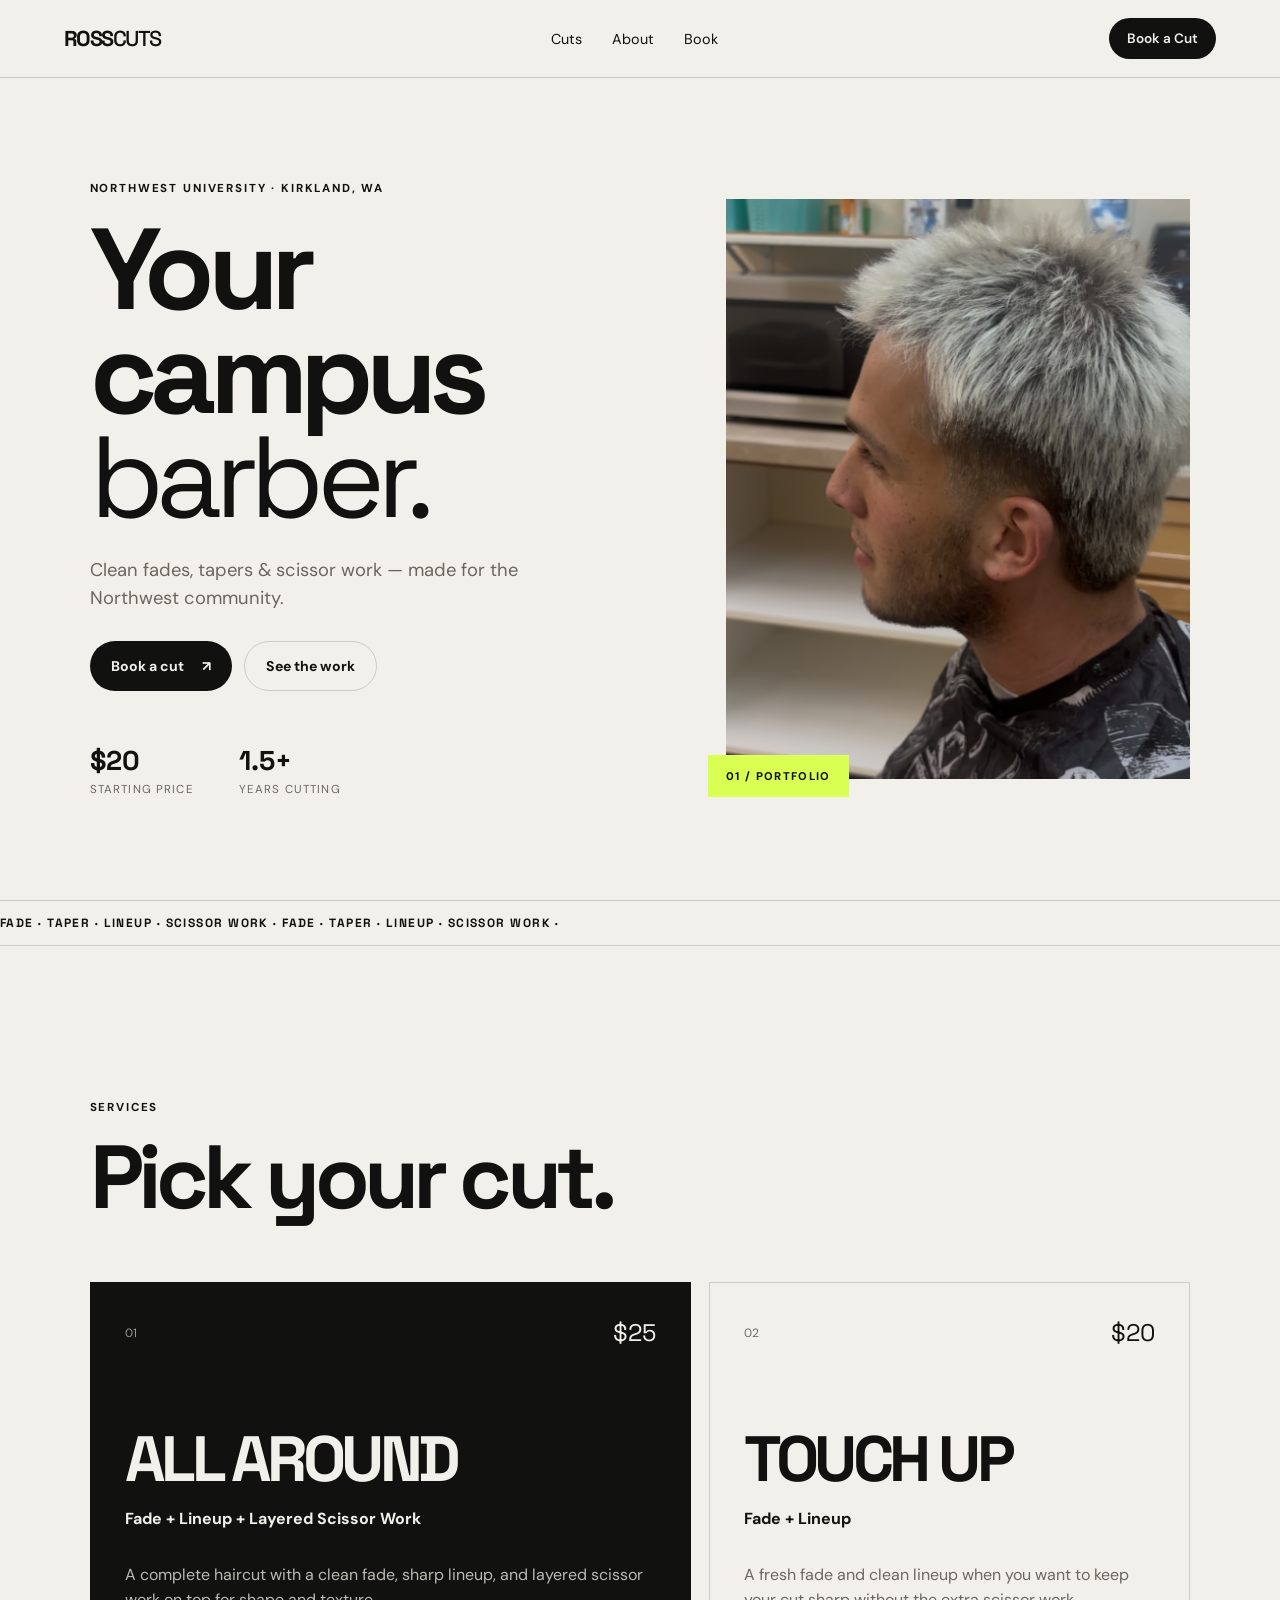
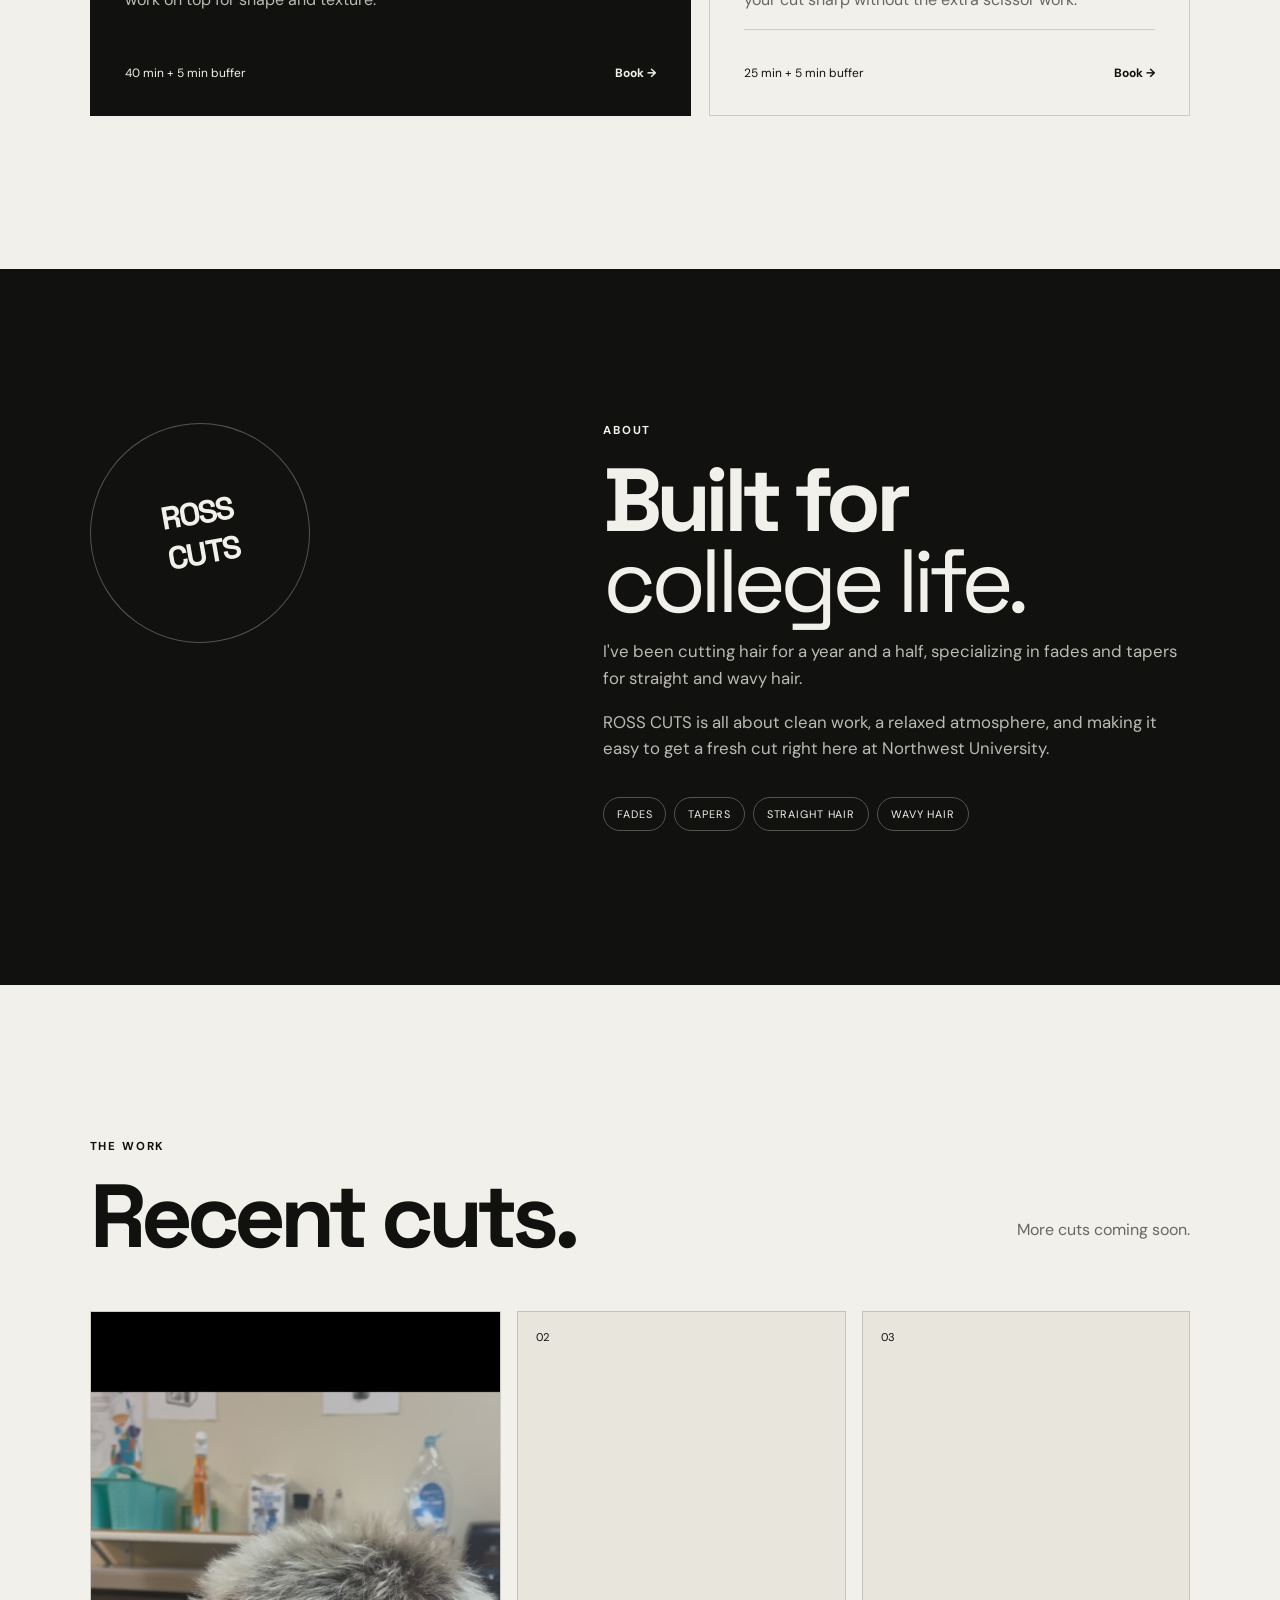
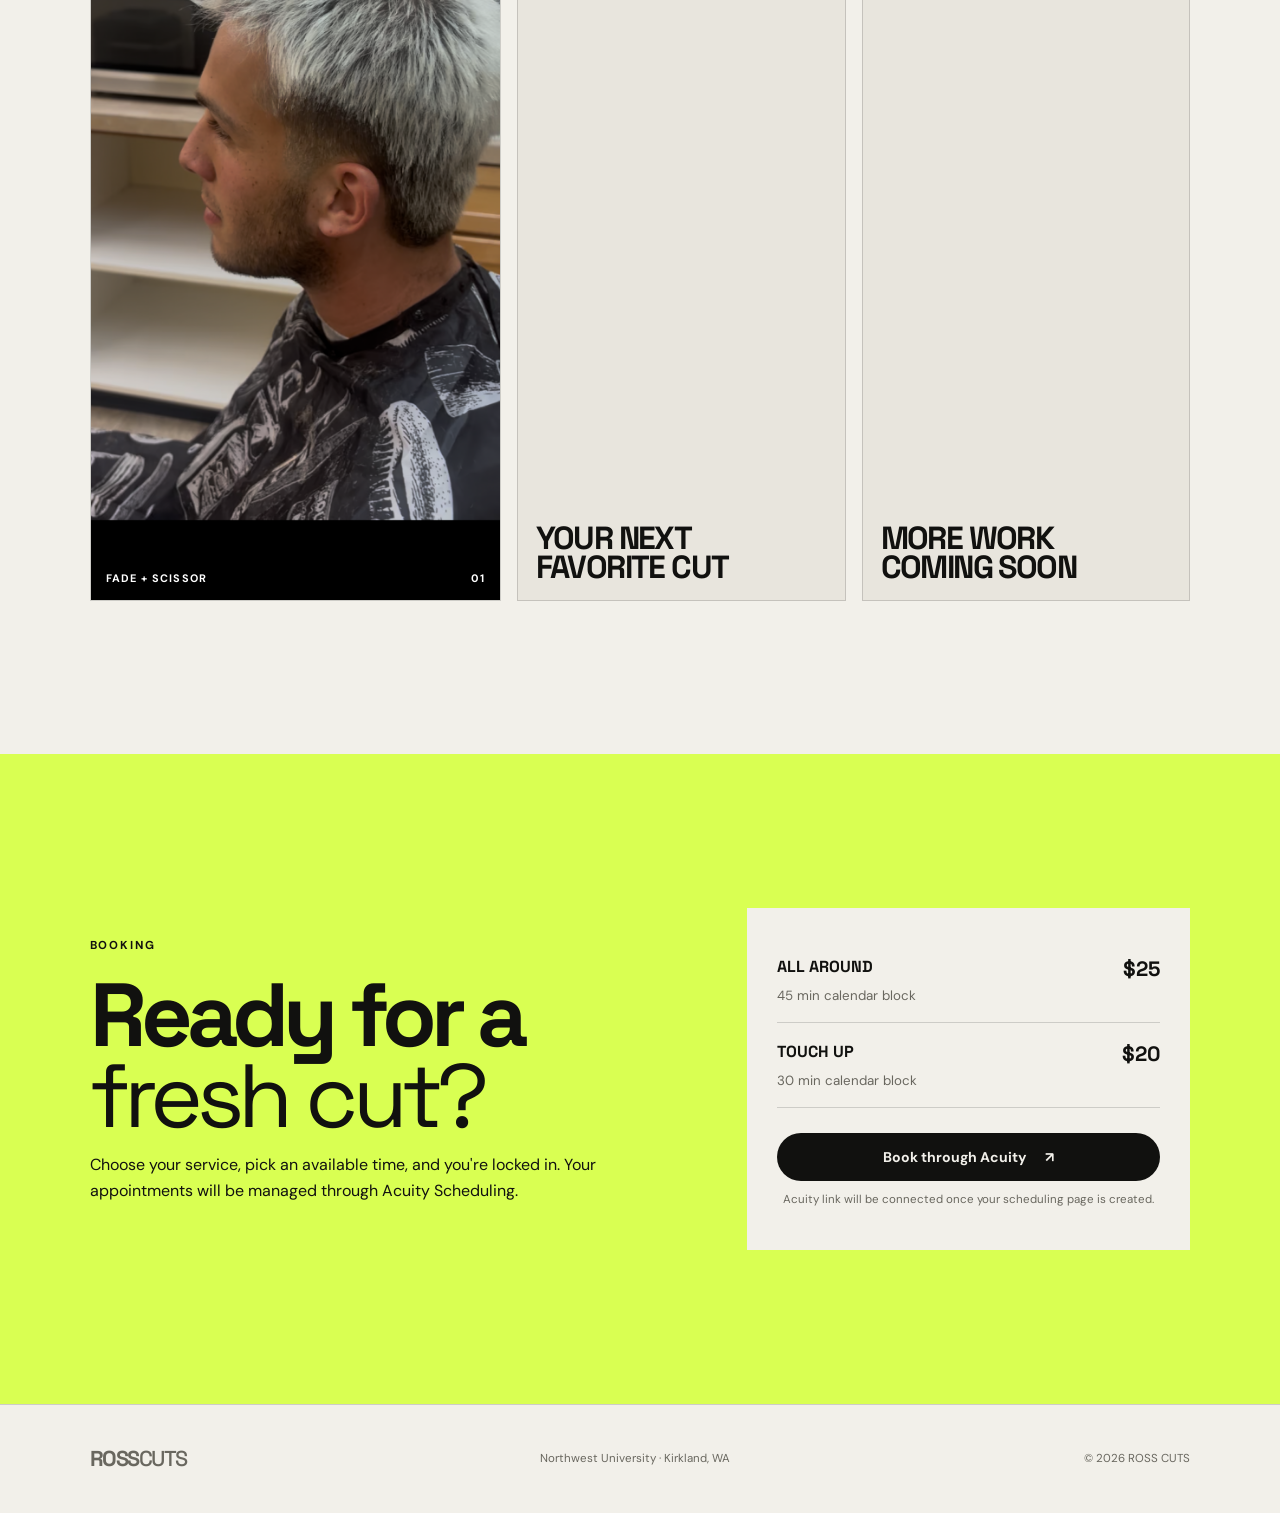
<file: ross_cuts_site/index.html>
<!DOCTYPE html>
<html lang="en">
<head>
  <meta charset="UTF-8" />
  <meta name="viewport" content="width=device-width, initial-scale=1.0" />
  <title>ROSS CUTS — Northwest University</title>
  <meta name="description" content="ROSS CUTS — clean fades, tapers and layered scissor work at Northwest University." />
  <link rel="preconnect" href="https://fonts.googleapis.com">
  <link rel="preconnect" href="https://fonts.gstatic.com" crossorigin>
  <link href="https://fonts.googleapis.com/css2?family=DM+Sans:wght@400;500;600;700&family=Space+Grotesk:wght@500;600;700&display=swap" rel="stylesheet">
  <link rel="stylesheet" href="styles.css" />
</head>
<body>
  <header class="nav">
    <a class="logo" href="#top">ROSS<span>CUTS</span></a>
    <nav>
      <a href="#cuts">Cuts</a>
      <a href="#about">About</a>
      <a href="#booking">Book</a>
    </nav>
    <a class="nav-book" href="#booking">Book a Cut</a>
  </header>

  <main id="top">
    <section class="hero">
      <div class="hero-copy">
        <p class="eyebrow">NORTHWEST UNIVERSITY · KIRKLAND, WA</p>
        <h1>Your campus<br><em>barber.</em></h1>
        <p class="hero-text">Clean fades, tapers &amp; scissor work — made for the Northwest community.</p>
        <div class="hero-actions">
          <a class="button primary" href="#booking">Book a cut <span>↗</span></a>
          <a class="button ghost" href="#cuts">See the work</a>
        </div>
        <div class="hero-meta">
          <div><strong>$20</strong><span>starting price</span></div>
          <div><strong>1.5+</strong><span>years cutting</span></div>
        </div>
      </div>

      <div class="hero-image-wrap">
        <div class="hero-image">
          <img src="assets/cut-01.png" alt="Ross Cuts haircut portfolio example" />
        </div>
        <div class="image-tag">01 / PORTFOLIO</div>
      </div>
    </section>

    <section class="marquee" aria-label="Ross Cuts services">
      <div>FADE · TAPER · LINEUP · SCISSOR WORK · FADE · TAPER · LINEUP · SCISSOR WORK ·</div>
    </section>

    <section class="services section" id="cuts">
      <div class="section-heading">
        <p class="eyebrow">SERVICES</p>
        <h2>Pick your cut.</h2>
      </div>

      <div class="service-grid">
        <article class="service featured">
          <div class="service-top">
            <span class="service-number">01</span>
            <span class="service-price">$25</span>
          </div>
          <h3>ALL AROUND</h3>
          <p class="service-sub">Fade + Lineup + Layered Scissor Work</p>
          <p>A complete haircut with a clean fade, sharp lineup, and layered scissor work on top for shape and texture.</p>
          <div class="service-bottom">
            <span>40 min + 5 min buffer</span>
            <a href="#booking">Book →</a>
          </div>
        </article>

        <article class="service">
          <div class="service-top">
            <span class="service-number">02</span>
            <span class="service-price">$20</span>
          </div>
          <h3>TOUCH UP</h3>
          <p class="service-sub">Fade + Lineup</p>
          <p>A fresh fade and clean lineup when you want to keep your cut sharp without the extra scissor work.</p>
          <div class="service-bottom">
            <span>25 min + 5 min buffer</span>
            <a href="#booking">Book →</a>
          </div>
        </article>
      </div>
    </section>

    <section class="about section" id="about">
      <div class="about-stamp">ROSS<br>CUTS</div>
      <div class="about-copy">
        <p class="eyebrow">ABOUT</p>
        <h2>Built for<br><em>college life.</em></h2>
        <p>I've been cutting hair for a year and a half, specializing in fades and tapers for straight and wavy hair.</p>
        <p>ROSS CUTS is all about clean work, a relaxed atmosphere, and making it easy to get a fresh cut right here at Northwest University.</p>
        <div class="specialties">
          <span>FADES</span><span>TAPERS</span><span>STRAIGHT HAIR</span><span>WAVY HAIR</span>
        </div>
      </div>
    </section>

    <section class="portfolio section">
      <div class="section-heading portfolio-heading">
        <div>
          <p class="eyebrow">THE WORK</p>
          <h2>Recent cuts.</h2>
        </div>
        <p class="muted">More cuts coming soon.</p>
      </div>
      <div class="portfolio-grid">
        <figure class="portfolio-card tall">
          <img src="assets/cut-01.png" alt="Ross Cuts fade and layered scissor work" />
          <figcaption><span>FADE + SCISSOR</span><span>01</span></figcaption>
        </figure>
        <div class="portfolio-placeholder"><span>02</span><p>YOUR NEXT<br>FAVORITE CUT</p></div>
        <div class="portfolio-placeholder"><span>03</span><p>MORE WORK<br>COMING SOON</p></div>
      </div>
    </section>

    <section class="booking section" id="booking">
      <div class="booking-copy">
        <p class="eyebrow">BOOKING</p>
        <h2>Ready for a<br><em>fresh cut?</em></h2>
        <p>Choose your service, pick an available time, and you're locked in. Your appointments will be managed through Acuity Scheduling.</p>
      </div>
      <div class="booking-card">
        <div class="booking-service"><span>ALL AROUND</span><strong>$25</strong><small>45 min calendar block</small></div>
        <div class="booking-service"><span>TOUCH UP</span><strong>$20</strong><small>30 min calendar block</small></div>
        <a class="button primary full" href="#" id="acuity-link">Book through Acuity <span>↗</span></a>
        <p class="booking-note">Acuity link will be connected once your scheduling page is created.</p>
      </div>
    </section>
  </main>

  <footer>
    <div class="footer-brand">ROSS<span>CUTS</span></div>
    <p>Northwest University · Kirkland, WA</p>
    <p>© 2026 ROSS CUTS</p>
  </footer>
</body>
</html>
</file>
<file: ross_cuts_site/styles.css>
* { box-sizing: border-box; }
:root {
  --bg: #f2f0ea;
  --ink: #11110f;
  --muted: #69675f;
  --line: rgba(17,17,15,.16);
  --accent: #d9ff52;
}
html { scroll-behavior: smooth; }
body {
  margin: 0;
  background: var(--bg);
  color: var(--ink);
  font-family: "DM Sans", sans-serif;
}
a { color: inherit; text-decoration: none; }
.nav {
  height: 78px; padding: 0 5vw; display:flex; align-items:center;
  justify-content:space-between; border-bottom:1px solid var(--line);
  position:sticky; top:0; z-index:10; background:rgba(242,240,234,.9); backdrop-filter: blur(14px);
}
.logo, .footer-brand { font-family:"Space Grotesk",sans-serif; font-weight:700; letter-spacing:-.07em; font-size:1.35rem; }
.logo span, .footer-brand span { font-weight:500; }
.nav nav { display:flex; gap:30px; font-size:.9rem; }
.nav nav a:hover { opacity:.55; }
.nav-book { background:var(--ink); color:var(--bg); padding:12px 18px; border-radius:999px; font-weight:600; font-size:.85rem; }
.hero { min-height:calc(100vh - 78px); display:grid; grid-template-columns:1fr .85fr; gap:7vw; align-items:center; padding:8vh 7vw; }
.eyebrow { font-size:.72rem; letter-spacing:.16em; font-weight:700; margin:0 0 22px; }
.hero h1, h2 { font-family:"Space Grotesk",sans-serif; letter-spacing:-.065em; line-height:.9; margin:0; }
.hero h1 { font-size:clamp(4.5rem,9vw,9rem); }
em { font-style:normal; font-weight:400; }
.hero-text { max-width:480px; font-size:1.15rem; line-height:1.5; margin:28px 0; color:var(--muted); }
.hero-actions { display:flex; gap:12px; margin:28px 0 52px; }
.button { display:inline-flex; justify-content:center; align-items:center; gap:18px; padding:15px 21px; border-radius:999px; font-weight:700; font-size:.88rem; }
.primary { background:var(--ink); color:var(--bg); }
.ghost { border:1px solid var(--line); }
.hero-meta { display:flex; gap:45px; }
.hero-meta div { display:flex; flex-direction:column; gap:4px; }
.hero-meta strong { font-family:"Space Grotesk"; font-size:1.7rem; }
.hero-meta span { color:var(--muted); font-size:.72rem; text-transform:uppercase; letter-spacing:.1em; }
.hero-image-wrap { position:relative; }
.hero-image { aspect-ratio:4/5; overflow:hidden; background:#ddd; }
.hero-image img { width:100%; height:100%; object-fit:cover; object-position:center; display:block; filter:saturate(.9); }
.image-tag { position:absolute; bottom:-18px; left:-18px; background:var(--accent); padding:14px 18px; font-size:.7rem; font-weight:800; letter-spacing:.12em; }
.marquee { overflow:hidden; border-top:1px solid var(--line); border-bottom:1px solid var(--line); white-space:nowrap; padding:14px 0; font-family:"Space Grotesk"; font-weight:700; font-size:.75rem; letter-spacing:.12em; }
.marquee div { display:inline-block; animation:scroll 25s linear infinite; }
@keyframes scroll { to { transform:translateX(-30%); } }
.section { padding:12vw 7vw; }
.section-heading h2 { font-size:clamp(3.5rem,7vw,7rem); }
.service-grid { display:grid; grid-template-columns:1.25fr 1fr; gap:18px; margin-top:65px; }
.service { padding:34px; border:1px solid var(--line); min-height:360px; display:flex; flex-direction:column; }
.service.featured { background:var(--ink); color:var(--bg); }
.service-top, .service-bottom { display:flex; justify-content:space-between; align-items:center; }
.service-number { font-size:.75rem; opacity:.6; }
.service-price { font-family:"Space Grotesk"; font-size:1.5rem; }
.service h3 { font-family:"Space Grotesk"; font-size:clamp(2.5rem,5vw,5rem); letter-spacing:-.07em; margin:70px 0 8px; }
.service-sub { font-weight:700; margin:0 0 18px; }
.service > p:not(.service-sub) { color:var(--muted); max-width:520px; line-height:1.55; }
.featured > p:not(.service-sub) { color:#bcbab3; }
.service-bottom { margin-top:auto; padding-top:35px; border-top:1px solid var(--line); font-size:.75rem; }
.service-bottom a { font-weight:700; }
.about { display:grid; grid-template-columns:.7fr 1fr; gap:8vw; background:var(--ink); color:var(--bg); }
.about-stamp { width:220px; height:220px; border:1px solid #55534d; border-radius:50%; display:grid; place-content:center; text-align:center; font-family:"Space Grotesk"; font-size:2rem; font-weight:700; letter-spacing:-.07em; transform:rotate(-10deg); }
.about h2 { font-size:clamp(4rem,7vw,7rem); }
.about-copy > p:not(.eyebrow) { max-width:600px; line-height:1.6; color:#bcbab3; font-size:1.05rem; }
.specialties { display:flex; flex-wrap:wrap; gap:8px; margin-top:35px; }
.specialties span { border:1px solid #55534d; border-radius:999px; padding:9px 13px; font-size:.68rem; letter-spacing:.08em; }
.portfolio-heading { display:flex; justify-content:space-between; align-items:end; }
.muted { color:var(--muted); }
.portfolio-grid { display:grid; grid-template-columns:1.25fr 1fr 1fr; gap:16px; margin-top:55px; }
.portfolio-card, .portfolio-placeholder { margin:0; border:1px solid var(--line); min-height:420px; }
.portfolio-card { position:relative; overflow:hidden; }
.portfolio-card img { width:100%; height:100%; object-fit:cover; display:block; }
.portfolio-card figcaption { position:absolute; bottom:0; left:0; right:0; padding:15px; display:flex; justify-content:space-between; background:linear-gradient(transparent,rgba(0,0,0,.75)); color:white; font-size:.68rem; letter-spacing:.1em; font-weight:700; }
.portfolio-placeholder { display:flex; flex-direction:column; justify-content:space-between; padding:18px; background:#e8e5dd; }
.portfolio-placeholder span { font-size:.7rem; }
.portfolio-placeholder p { font-family:"Space Grotesk"; font-weight:700; font-size:2rem; line-height:.9; letter-spacing:-.05em; margin:0; }
.booking { background:var(--accent); display:grid; grid-template-columns:1fr .8fr; gap:8vw; align-items:center; }
.booking h2 { font-size:clamp(4rem,7vw,7rem); }
.booking-copy > p:not(.eyebrow) { max-width:560px; line-height:1.6; }
.booking-card { background:var(--bg); padding:30px; }
.booking-service { display:grid; grid-template-columns:1fr auto; padding:18px 0; border-bottom:1px solid var(--line); }
.booking-service span { font-family:"Space Grotesk"; font-weight:700; }
.booking-service strong { font-family:"Space Grotesk"; font-size:1.3rem; }
.booking-service small { grid-column:1/-1; color:var(--muted); margin-top:5px; }
.full { width:100%; margin-top:25px; }
.booking-note { color:var(--muted); text-align:center; font-size:.72rem; line-height:1.4; }
footer { padding:35px 7vw; display:flex; justify-content:space-between; gap:20px; align-items:center; border-top:1px solid var(--line); font-size:.72rem; color:var(--muted); }
@media (max-width: 800px) {
  .nav { padding:0 5vw; }
  .nav nav { display:none; }
  .hero { grid-template-columns:1fr; padding-top:12vh; }
  .hero h1 { font-size:clamp(4rem,18vw,7rem); }
  .hero-image-wrap { max-width:600px; width:100%; margin:auto; }
  .service-grid, .about, .booking, .portfolio-grid { grid-template-columns:1fr; }
  .about-stamp { width:150px; height:150px; font-size:1.4rem; }
  .portfolio-placeholder { min-height:260px; }
  footer { flex-direction:column; align-items:flex-start; }
}
</file>
